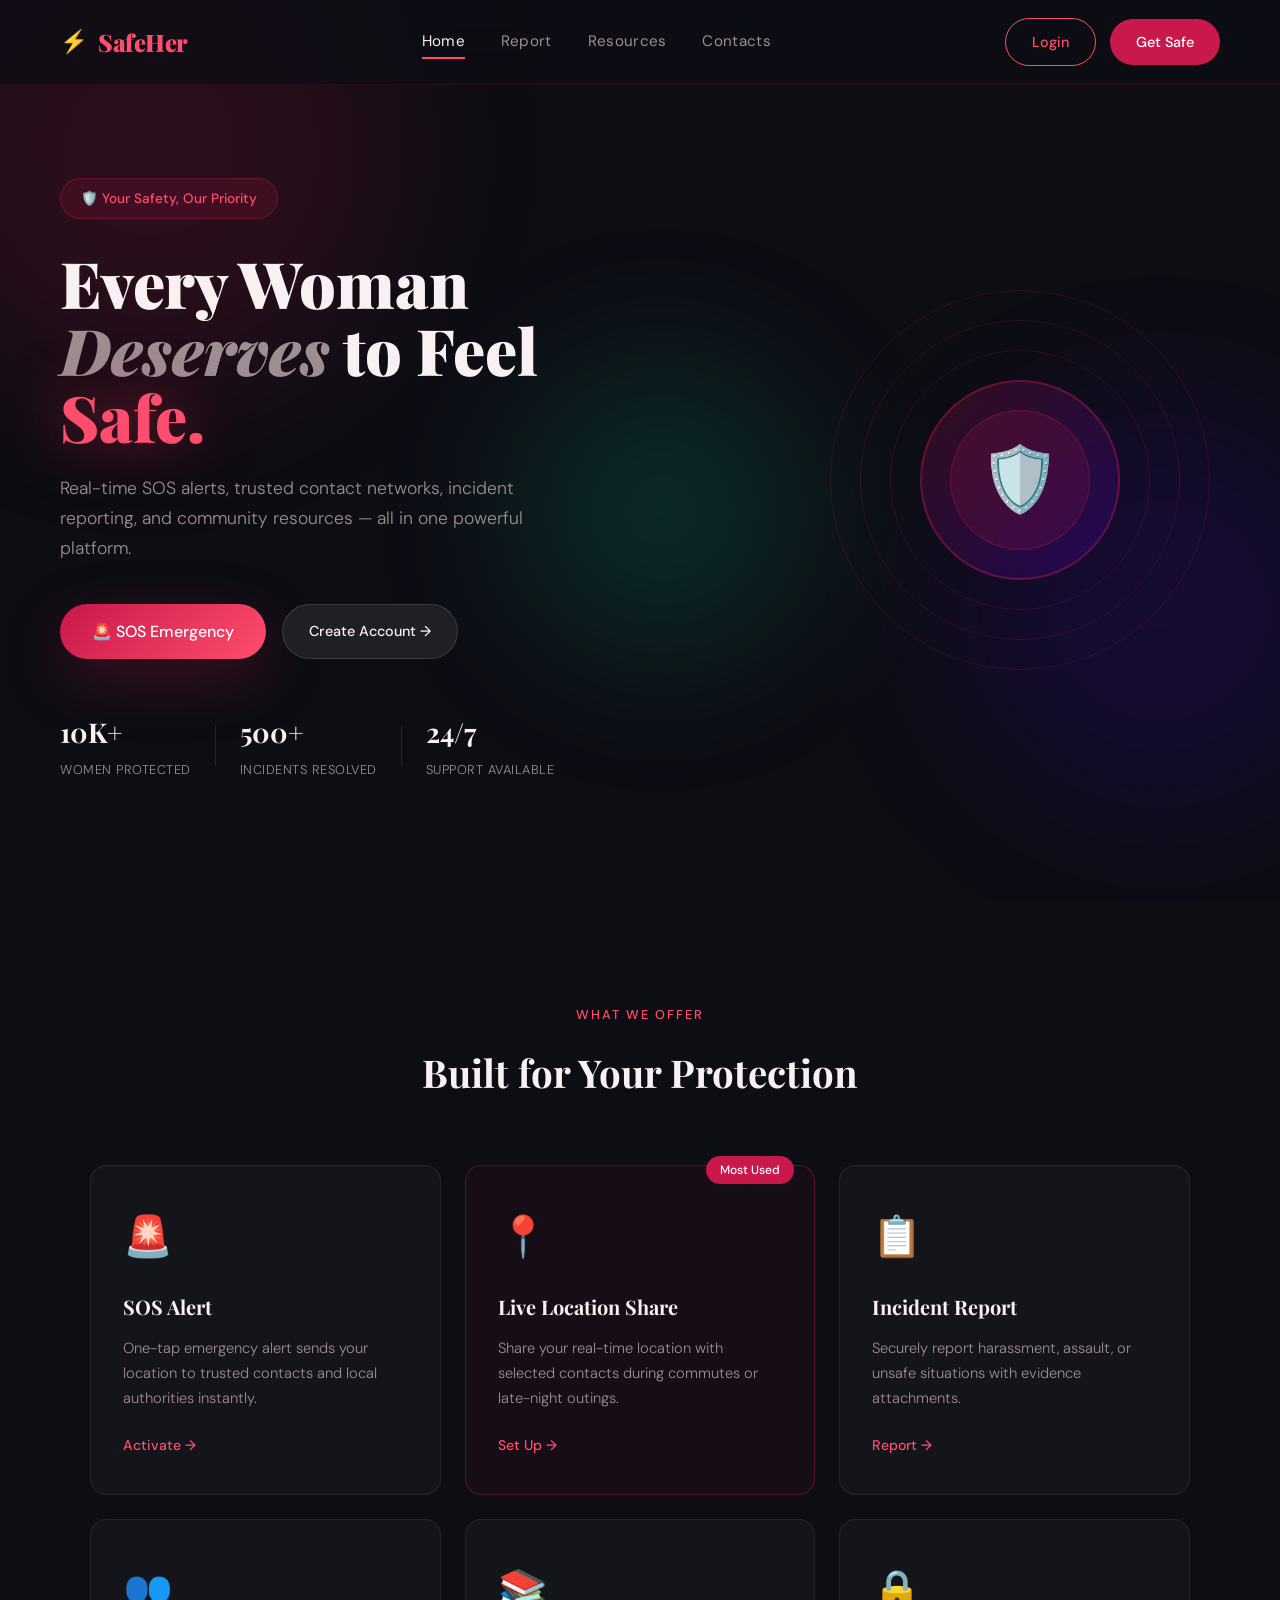
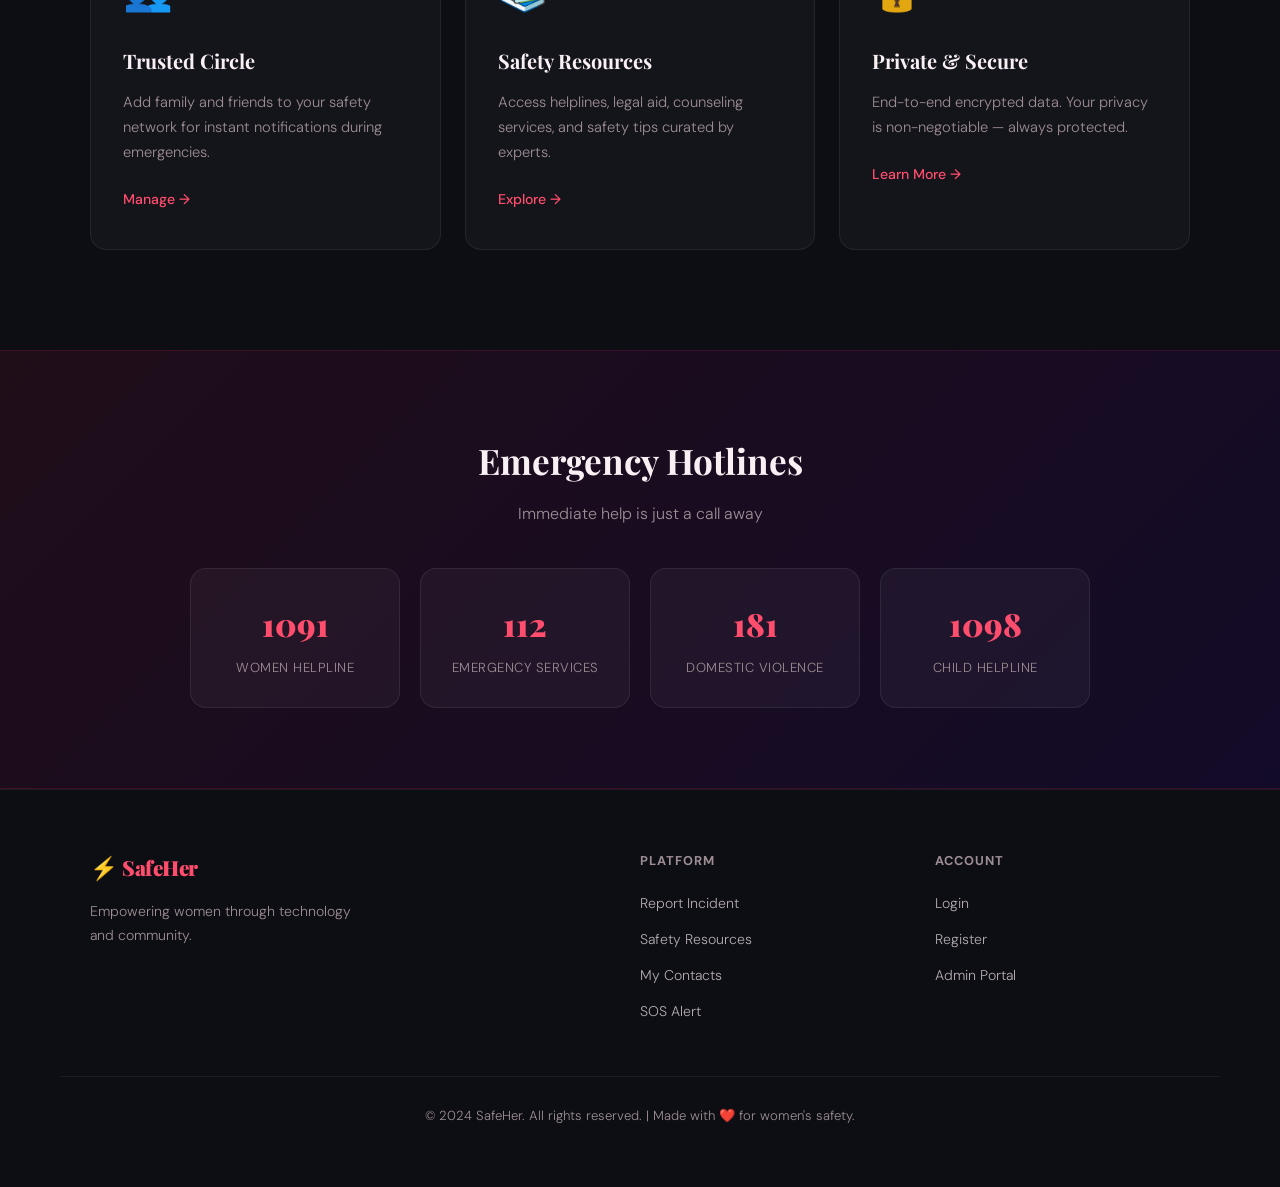
<file: frontend/index.html>
<!DOCTYPE html>
<html lang="en">
<head>
  <meta charset="UTF-8" />
  <meta name="viewport" content="width=device-width, initial-scale=1.0"/>
  <title>SafeHer — Women Safety Platform</title>
  <link rel="preconnect" href="https://fonts.googleapis.com">
  <link href="https://fonts.googleapis.com/css2?family=Playfair+Display:ital,wght@0,700;0,900;1,700&family=DM+Sans:wght@300;400;500&display=swap" rel="stylesheet">
  <link rel="stylesheet" href="css/style.css">
</head>
<body>
  <!-- Animated background -->
  <div class="bg-orbs">
    <div class="orb orb-1"></div>
    <div class="orb orb-2"></div>
    <div class="orb orb-3"></div>
  </div>

  <!-- Navbar -->
  <nav class="navbar">
    <div class="nav-logo">
      <span class="logo-icon">⚡</span>
      <span class="logo-text">SafeHer</span>
    </div>
    <div class="nav-links">
      <a href="index.html" class="active">Home</a>
      <a href="pages/report.html">Report</a>
      <a href="pages/resources.html">Resources</a>
      <a href="pages/contacts.html">Contacts</a>
    </div>
    <div class="nav-actions">
      <a href="pages/login.html" class="btn-outline">Login</a>
      <a href="pages/register.html" class="btn-primary">Get Safe</a>
    </div>
    <button class="hamburger" onclick="toggleMenu()">☰</button>
  </nav>

  <!-- Hero Section -->
  <section class="hero">
    <div class="hero-content">
      <div class="hero-badge">🛡️ Your Safety, Our Priority</div>
      <h1 class="hero-title">
        Every Woman<br>
        <em>Deserves</em> to Feel<br>
        <span class="highlight">Safe.</span>
      </h1>
      <p class="hero-subtitle">
        Real-time SOS alerts, trusted contact networks, incident reporting, and community resources — all in one powerful platform.
      </p>
      <div class="hero-cta">
        <a href="pages/sos.html" class="btn-sos pulse">🚨 SOS Emergency</a>
        <a href="pages/register.html" class="btn-secondary">Create Account →</a>
      </div>
      <div class="hero-stats">
        <div class="stat"><strong>10K+</strong><span>Women Protected</span></div>
        <div class="stat-divider"></div>
        <div class="stat"><strong>500+</strong><span>Incidents Resolved</span></div>
        <div class="stat-divider"></div>
        <div class="stat"><strong>24/7</strong><span>Support Available</span></div>
      </div>
    </div>
    <div class="hero-visual">
      <div class="shield-graphic">
        <div class="shield-outer">
          <div class="shield-inner">
            <div class="shield-core">🛡️</div>
          </div>
        </div>
        <div class="ring ring-1"></div>
        <div class="ring ring-2"></div>
        <div class="ring ring-3"></div>
      </div>
    </div>
  </section>

  <!-- Features -->
  <section class="features">
    <div class="section-header">
      <span class="section-tag">What We Offer</span>
      <h2>Built for Your Protection</h2>
    </div>
    <div class="features-grid">
      <div class="feature-card" data-delay="0">
        <div class="feature-icon">🚨</div>
        <h3>SOS Alert</h3>
        <p>One-tap emergency alert sends your location to trusted contacts and local authorities instantly.</p>
        <a href="pages/sos.html" class="feature-link">Activate →</a>
      </div>
      <div class="feature-card featured" data-delay="100">
        <div class="feature-badge">Most Used</div>
        <div class="feature-icon">📍</div>
        <h3>Live Location Share</h3>
        <p>Share your real-time location with selected contacts during commutes or late-night outings.</p>
        <a href="pages/contacts.html" class="feature-link">Set Up →</a>
      </div>
      <div class="feature-card" data-delay="200">
        <div class="feature-icon">📋</div>
        <h3>Incident Report</h3>
        <p>Securely report harassment, assault, or unsafe situations with evidence attachments.</p>
        <a href="pages/report.html" class="feature-link">Report →</a>
      </div>
      <div class="feature-card" data-delay="300">
        <div class="feature-icon">👥</div>
        <h3>Trusted Circle</h3>
        <p>Add family and friends to your safety network for instant notifications during emergencies.</p>
        <a href="pages/contacts.html" class="feature-link">Manage →</a>
      </div>
      <div class="feature-card" data-delay="400">
        <div class="feature-icon">📚</div>
        <h3>Safety Resources</h3>
        <p>Access helplines, legal aid, counseling services, and safety tips curated by experts.</p>
        <a href="pages/resources.html" class="feature-link">Explore →</a>
      </div>
      <div class="feature-card" data-delay="500">
        <div class="feature-icon">🔒</div>
        <h3>Private & Secure</h3>
        <p>End-to-end encrypted data. Your privacy is non-negotiable — always protected.</p>
        <a href="#" class="feature-link">Learn More →</a>
      </div>
    </div>
  </section>

  <!-- Emergency Hotlines -->
  <section class="hotlines">
    <div class="hotlines-inner">
      <h2>Emergency Hotlines</h2>
      <p>Immediate help is just a call away</p>
      <div class="hotlines-grid">
        <div class="hotline-card">
          <div class="hotline-num">1091</div>
          <div class="hotline-label">Women Helpline</div>
        </div>
        <div class="hotline-card">
          <div class="hotline-num">112</div>
          <div class="hotline-label">Emergency Services</div>
        </div>
        <div class="hotline-card">
          <div class="hotline-num">181</div>
          <div class="hotline-label">Domestic Violence</div>
        </div>
        <div class="hotline-card">
          <div class="hotline-num">1098</div>
          <div class="hotline-label">Child Helpline</div>
        </div>
      </div>
    </div>
  </section>

  <!-- Footer -->
  <footer class="footer">
    <div class="footer-inner">
      <div class="footer-brand">
        <span class="logo-icon">⚡</span>
        <span class="logo-text">SafeHer</span>
        <p>Empowering women through technology and community.</p>
      </div>
      <div class="footer-links">
        <h4>Platform</h4>
        <a href="pages/report.html">Report Incident</a>
        <a href="pages/resources.html">Safety Resources</a>
        <a href="pages/contacts.html">My Contacts</a>
        <a href="pages/sos.html">SOS Alert</a>
      </div>
      <div class="footer-links">
        <h4>Account</h4>
        <a href="pages/login.html">Login</a>
        <a href="pages/register.html">Register</a>
        <a href="pages/admin-login.html">Admin Portal</a>
      </div>
    </div>
    <div class="footer-bottom">
      <p>© 2024 SafeHer. All rights reserved. | Made with ❤️ for women's safety.</p>
    </div>
  </footer>

  <script src="js/main.js"></script>
</body>
</html>
</file>
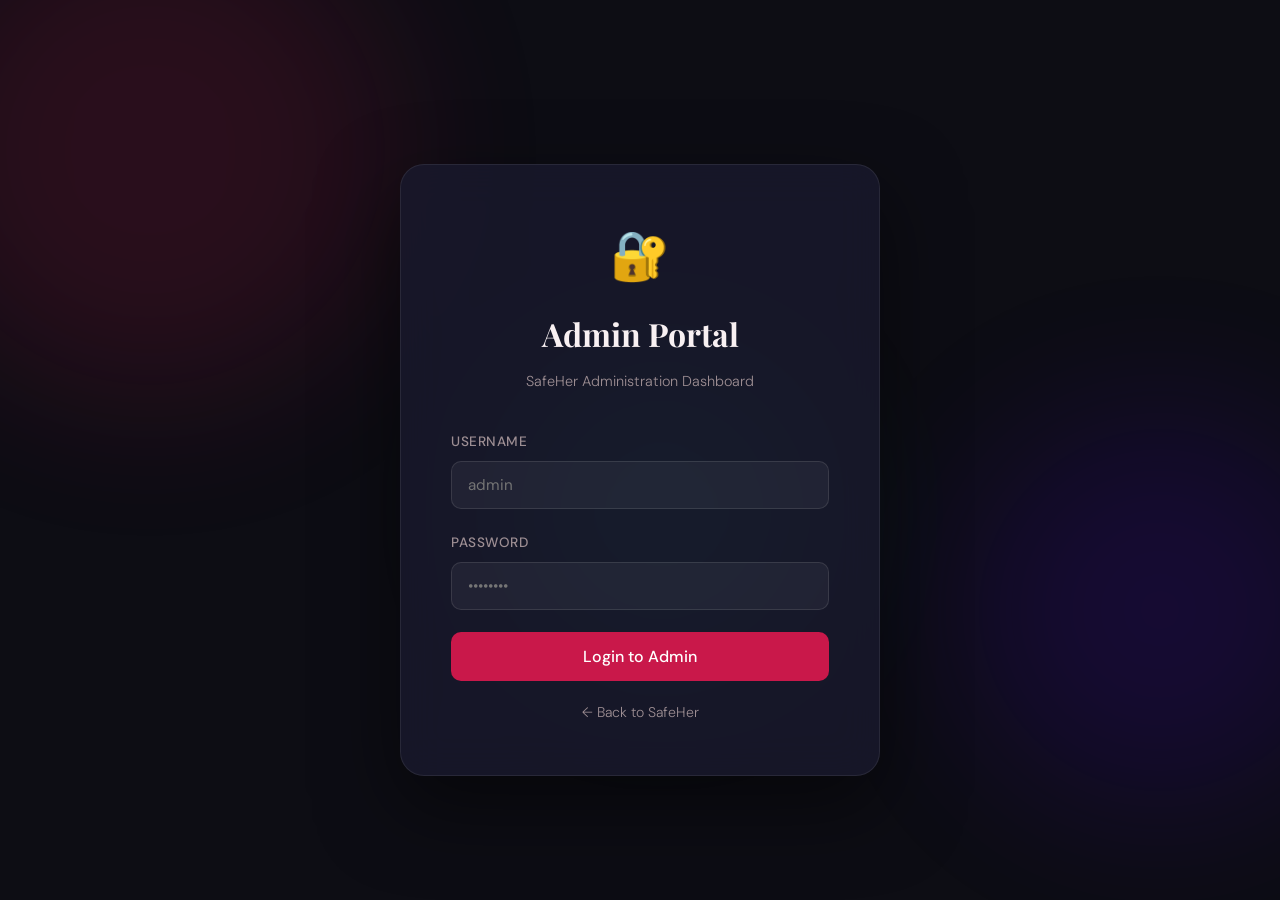
<file: frontend/pages/admin-dashboard.html>
<!DOCTYPE html>
<html lang="en">
<head>
  <meta charset="UTF-8"/><meta name="viewport" content="width=device-width, initial-scale=1.0"/>
  <title>Admin Dashboard — SafeHer</title>
  <link href="https://fonts.googleapis.com/css2?family=Playfair+Display:wght@700;900&family=DM+Sans:wght@300;400;500&display=swap" rel="stylesheet">
  <link rel="stylesheet" href="../css/style.css">
  <style>
    .tab-btns { display:flex; gap:10px; margin-bottom:24px; }
    .tab-btn { padding:9px 22px; border-radius:50px; border:1px solid rgba(255,255,255,0.1); background:transparent; color:var(--muted); cursor:pointer; font-family:var(--font-body); font-size:0.88rem; transition:0.25s; }
    .tab-btn.active { background:var(--crimson); color:white; border-color:transparent; }
    .tab-pane { display:none; } .tab-pane.active { display:block; }
  </style>
</head>
<body>
  <div class="bg-orbs"><div class="orb orb-1" style="opacity:0.07;"></div><div class="orb orb-2" style="opacity:0.07;"></div></div>
  <div class="admin-wrapper">
    <!-- Sidebar -->
    <aside class="admin-sidebar">
      <div class="logo-wrap">
        <div style="display:flex;align-items:center;gap:8px;">
          <span style="font-size:1.3rem;">⚡</span>
          <span class="logo-text">SafeHer Admin</span>
        </div>
      </div>
      <nav class="admin-nav">
        <a href="#" class="active" onclick="showTab('overview')">📊 Overview</a>
        <a href="#" onclick="showTab('incidents')">📋 Incidents</a>
        <a href="#" onclick="showTab('sos')">🚨 SOS Alerts</a>
        <a href="#" onclick="showTab('users')">👥 Users</a>
      </nav>
      <div style="margin-top:auto;">
        <button onclick="adminLogout()" style="width:100%;padding:11px;border-radius:10px;background:rgba(201,24,74,0.15);color:var(--rose);border:1px solid rgba(201,24,74,0.25);cursor:pointer;font-family:var(--font-body);font-size:0.9rem;">Logout</button>
      </div>
    </aside>

    <!-- Main Content -->
    <main class="admin-content">
      <div class="admin-header">
        <h1>Dashboard</h1>
        <div style="color:var(--muted);font-size:0.85rem;" id="admin-greeting">Welcome, Admin</div>
      </div>

      <!-- Stats -->
      <div class="stats-row">
        <div class="stat-card">
          <div class="num" id="stat-users">—</div>
          <div class="label">Total Users</div>
        </div>
        <div class="stat-card">
          <div class="num" id="stat-incidents">—</div>
          <div class="label">Incidents Reported</div>
        </div>
        <div class="stat-card">
          <div class="num" id="stat-sos">—</div>
          <div class="label">SOS Triggered</div>
        </div>
        <div class="stat-card">
          <div class="num" id="stat-resolved">—</div>
          <div class="label">Cases Resolved</div>
        </div>
      </div>

      <!-- Tabs -->
      <div class="tab-btns">
        <button class="tab-btn active" onclick="showTab('overview')">Overview</button>
        <button class="tab-btn" onclick="showTab('incidents')">Incidents</button>
        <button class="tab-btn" onclick="showTab('sos')">SOS Alerts</button>
        <button class="tab-btn" onclick="showTab('users')">Users</button>
      </div>

      <!-- Overview Tab -->
      <div class="tab-pane active" id="tab-overview">
        <div class="table-card">
          <div style="padding:20px 24px;border-bottom:1px solid rgba(255,255,255,0.06);">
            <h3 style="font-family:var(--font-display);">Recent Incidents</h3>
          </div>
          <table class="data-table">
            <thead><tr><th>#</th><th>User</th><th>Type</th><th>Location</th><th>Date</th><th>Status</th></tr></thead>
            <tbody id="incidents-table"><tr><td colspan="6" style="text-align:center;color:var(--muted);padding:30px;">Loading...</td></tr></tbody>
          </table>
        </div>
      </div>

      <!-- Incidents Tab -->
      <div class="tab-pane" id="tab-incidents">
        <div class="table-card">
          <div style="padding:20px 24px;border-bottom:1px solid rgba(255,255,255,0.06);">
            <h3 style="font-family:var(--font-display);">All Incidents</h3>
          </div>
          <table class="data-table">
            <thead><tr><th>#</th><th>User</th><th>Type</th><th>Location</th><th>Date</th><th>Status</th></tr></thead>
            <tbody id="incidents-table-2"><tr><td colspan="6" style="text-align:center;color:var(--muted);padding:30px;">Loading...</td></tr></tbody>
          </table>
        </div>
      </div>

      <!-- SOS Tab -->
      <div class="tab-pane" id="tab-sos">
        <div class="table-card">
          <div style="padding:20px 24px;border-bottom:1px solid rgba(255,255,255,0.06);">
            <h3 style="font-family:var(--font-display);">SOS Alert Log</h3>
          </div>
          <table class="data-table">
            <thead><tr><th>#</th><th>User</th><th>Phone</th><th>Coordinates</th><th>Triggered At</th></tr></thead>
            <tbody id="sos-table"><tr><td colspan="5" style="text-align:center;color:var(--muted);padding:30px;">Loading...</td></tr></tbody>
          </table>
        </div>
      </div>

      <!-- Users Tab -->
      <div class="tab-pane" id="tab-users">
        <div class="table-card">
          <div style="padding:20px 24px;border-bottom:1px solid rgba(255,255,255,0.06);">
            <h3 style="font-family:var(--font-display);">Registered Users</h3>
          </div>
          <table class="data-table">
            <thead><tr><th>#</th><th>Name</th><th>Email</th><th>Phone</th><th>Joined</th><th>Status</th></tr></thead>
            <tbody id="users-table"><tr><td colspan="6" style="text-align:center;color:var(--muted);padding:30px;">Loading...</td></tr></tbody>
          </table>
        </div>
      </div>
    </main>
  </div>

  <script src="../js/main.js"></script>
  <script>
    function showTab(name) {
      document.querySelectorAll('.tab-pane').forEach(p => p.classList.remove('active'));
      document.querySelectorAll('.tab-btn').forEach(b => b.classList.remove('active'));
      document.getElementById('tab-' + name)?.classList.add('active');
      document.querySelectorAll('.tab-btn').forEach(b => { if (b.textContent.toLowerCase().includes(name === 'overview' ? 'over' : name.slice(0,3))) b.classList.add('active'); });
    }
    const admin = JSON.parse(localStorage.getItem('safeher_admin') || '{}');
    const greet = document.getElementById('admin-greeting');
    if (greet) greet.textContent = `Welcome, ${admin.username || 'Admin'}`;
    loadAdminDashboard();
  </script>
</body>
</html>
</file>
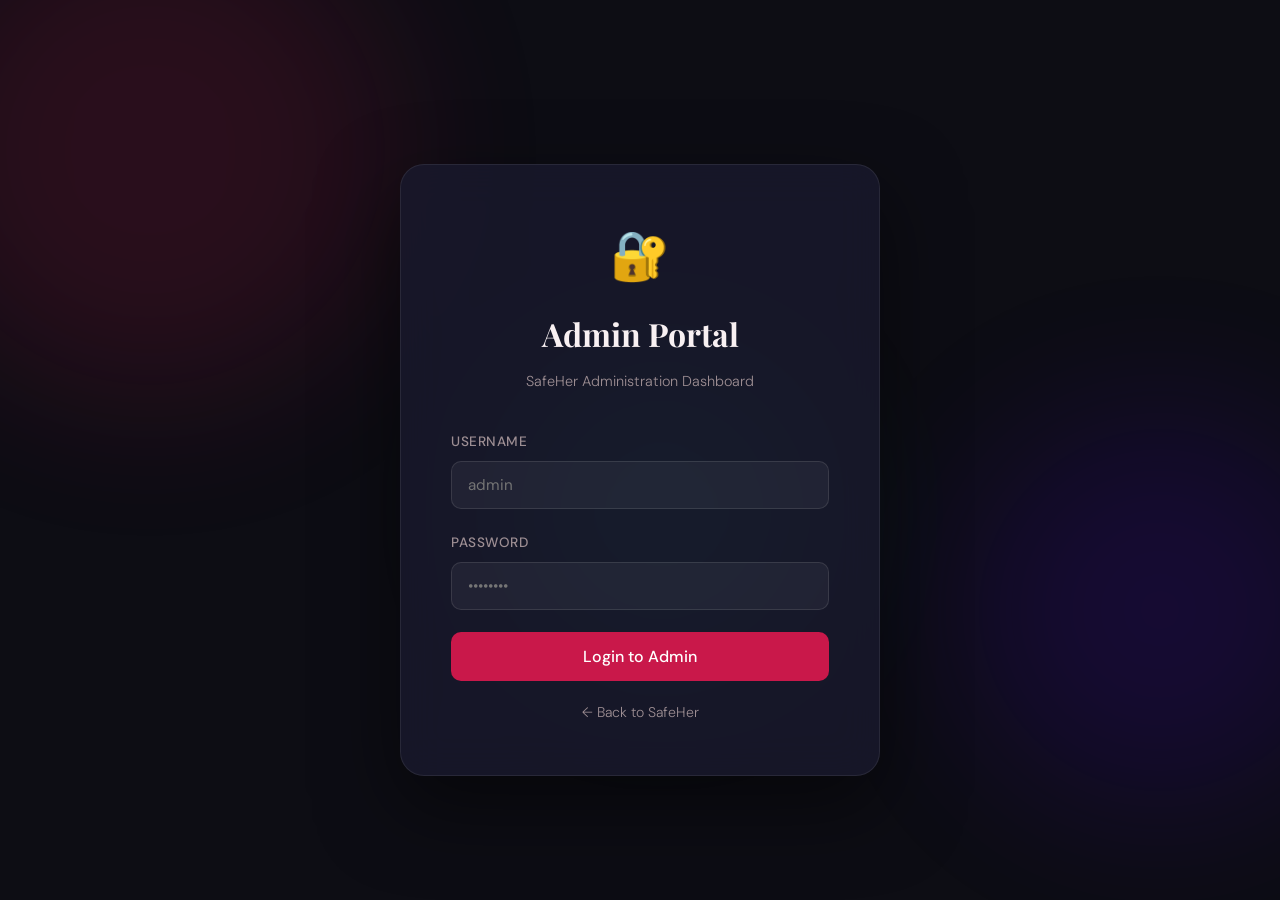
<file: frontend/pages/admin-login.html>
<!DOCTYPE html>
<html lang="en">
<head>
  <meta charset="UTF-8"/><meta name="viewport" content="width=device-width, initial-scale=1.0"/>
  <title>Admin Login — SafeHer</title>
  <link href="https://fonts.googleapis.com/css2?family=Playfair+Display:wght@700;900&family=DM+Sans:wght@300;400;500&display=swap" rel="stylesheet">
  <link rel="stylesheet" href="../css/style.css">
</head>
<body>
  <div class="bg-orbs"><div class="orb orb-1"></div><div class="orb orb-2"></div><div class="orb orb-3"></div></div>
  <div class="page-wrapper">
    <div class="form-card">
      <div style="text-align:center;margin-bottom:28px;">
        <div style="font-size:3rem;margin-bottom:10px;">🔐</div>
        <div class="form-title">Admin Portal</div>
        <div class="form-subtitle">SafeHer Administration Dashboard</div>
      </div>
      <div id="alert-box"></div>
      <form id="admin-login-form">
        <div class="form-group">
          <label>Username</label>
          <input type="text" id="username" placeholder="admin" required autocomplete="username"/>
        </div>
        <div class="form-group">
          <label>Password</label>
          <input type="password" id="password" placeholder="••••••••" required autocomplete="current-password"/>
        </div>
        <button type="submit" class="btn-primary btn-full">Login to Admin</button>
      </form>
      <div class="form-footer" style="margin-top:20px;">
        <a href="../index.html" style="color:var(--muted);">← Back to SafeHer</a>
      </div>
    </div>
  </div>
  <script src="../js/main.js"></script>
</body>
</html>
</file>
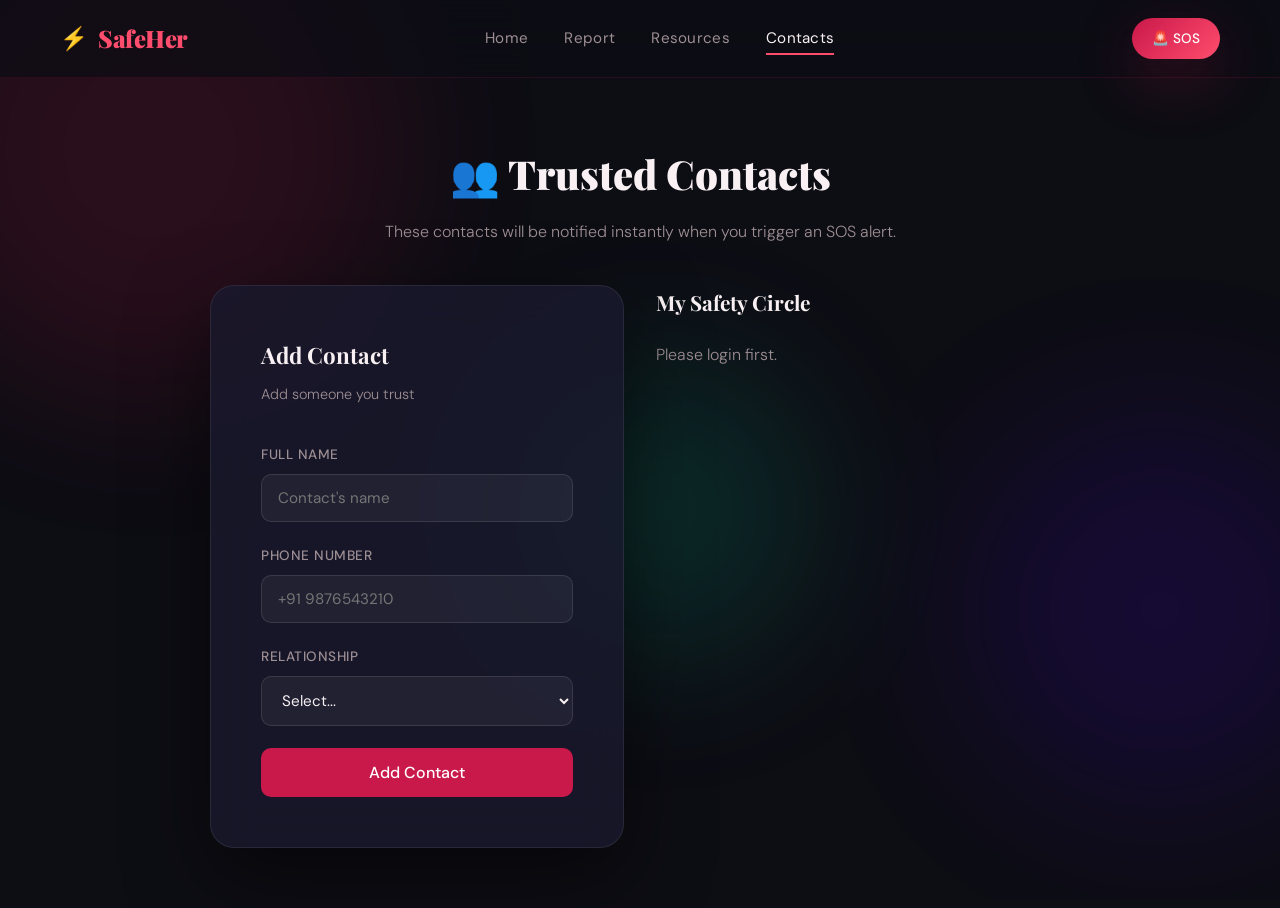
<file: frontend/pages/contacts.html>
<!DOCTYPE html>
<html lang="en">
<head>
  <meta charset="UTF-8"/><meta name="viewport" content="width=device-width, initial-scale=1.0"/>
  <title>My Contacts — SafeHer</title>
  <link href="https://fonts.googleapis.com/css2?family=Playfair+Display:wght@700;900&family=DM+Sans:wght@300;400;500&display=swap" rel="stylesheet">
  <link rel="stylesheet" href="../css/style.css">
</head>
<body>
  <div class="bg-orbs"><div class="orb orb-1"></div><div class="orb orb-2"></div><div class="orb orb-3"></div></div>
  <nav class="navbar">
    <a href="../index.html" class="nav-logo"><span class="logo-icon">⚡</span><span class="logo-text">SafeHer</span></a>
    <div class="nav-links">
      <a href="../index.html">Home</a>
      <a href="report.html">Report</a>
      <a href="resources.html">Resources</a>
      <a href="contacts.html" class="active">Contacts</a>
    </div>
    <div class="nav-actions"><a href="sos.html" class="btn-sos" style="padding:9px 20px;font-size:0.85rem;">🚨 SOS</a></div>
  </nav>
  <div class="page-wrapper" style="flex-direction:column;gap:40px;max-width:900px;margin:auto;">
    <div style="text-align:center;padding-top:40px;">
      <h1 style="font-family:var(--font-display);font-size:2.5rem;font-weight:900;margin-bottom:10px;">👥 Trusted Contacts</h1>
      <p style="color:var(--muted);">These contacts will be notified instantly when you trigger an SOS alert.</p>
    </div>
    <div style="display:grid;grid-template-columns:1fr 1fr;gap:32px;width:100%;">
      <!-- Add Contact Form -->
      <div class="form-card" style="height:fit-content;">
        <div class="form-title" style="font-size:1.4rem;">Add Contact</div>
        <div class="form-subtitle">Add someone you trust</div>
        <div id="alert-box"></div>
        <form id="contact-form">
          <div class="form-group">
            <label>Full Name</label>
            <input type="text" id="contact_name" placeholder="Contact's name" required />
          </div>
          <div class="form-group">
            <label>Phone Number</label>
            <input type="tel" id="contact_phone" placeholder="+91 9876543210" required />
          </div>
          <div class="form-group">
            <label>Relationship</label>
            <select id="relationship" required>
              <option value="">Select...</option>
              <option value="mother">Mother</option>
              <option value="father">Father</option>
              <option value="sister">Sister</option>
              <option value="brother">Brother</option>
              <option value="friend">Friend</option>
              <option value="partner">Partner</option>
              <option value="colleague">Colleague</option>
              <option value="other">Other</option>
            </select>
          </div>
          <button type="submit" class="btn-primary btn-full">Add Contact</button>
        </form>
      </div>
      <!-- Contacts List -->
      <div>
        <h2 style="font-family:var(--font-display);font-size:1.3rem;margin-bottom:20px;">My Safety Circle</h2>
        <div id="contacts-list">
          <p style="color:var(--muted);text-align:center;padding:40px;">Loading contacts...</p>
        </div>
      </div>
    </div>
  </div>
  <script src="../js/main.js"></script>
</body>
</html>
</file>
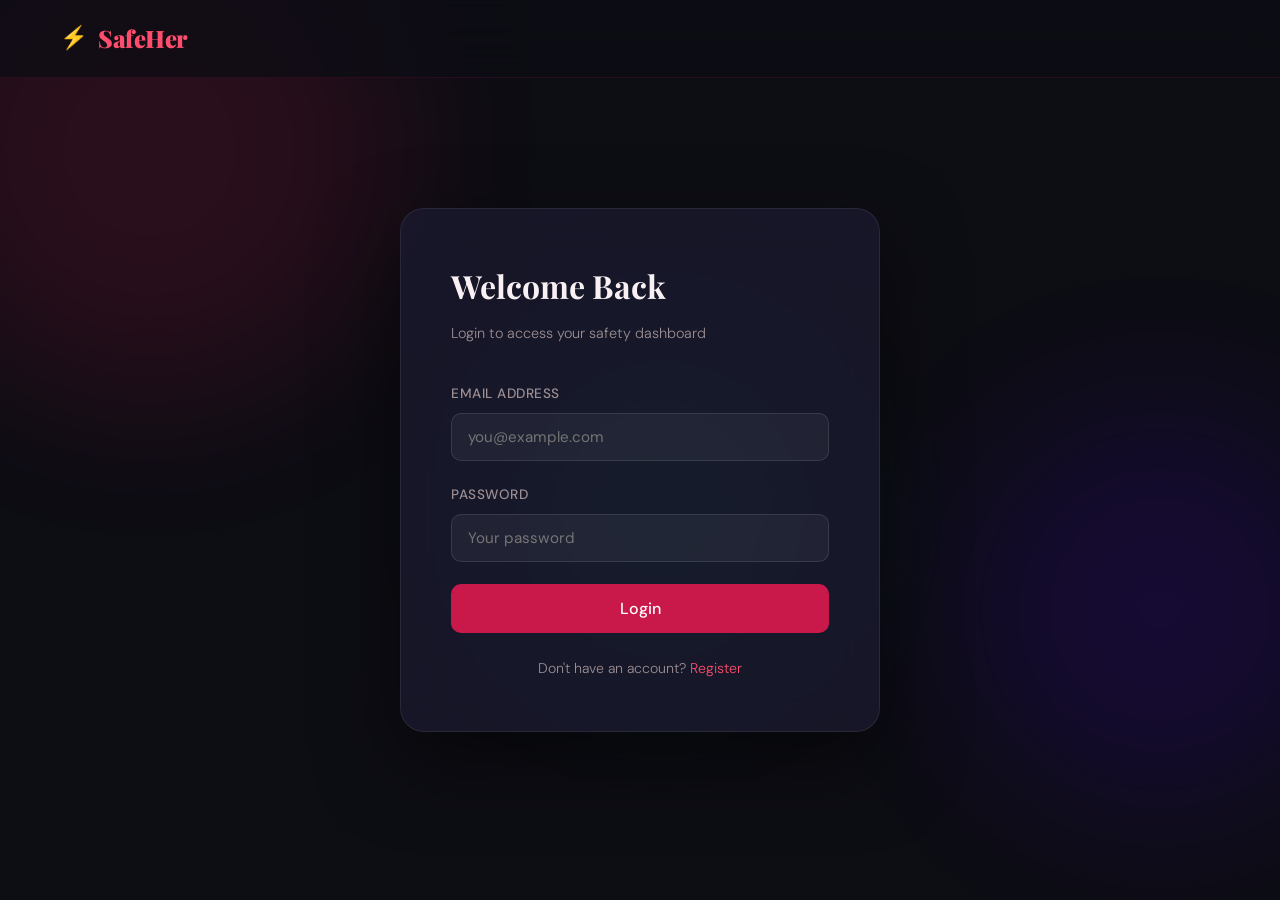
<file: frontend/pages/login.html>
<!DOCTYPE html>
<html lang="en">
<head>
  <meta charset="UTF-8"/><meta name="viewport" content="width=device-width, initial-scale=1.0"/>
  <title>Login — SafeHer</title>
  <link href="https://fonts.googleapis.com/css2?family=Playfair+Display:wght@700;900&family=DM+Sans:wght@300;400;500&display=swap" rel="stylesheet">
  <link rel="stylesheet" href="../css/style.css">
</head>
<body>
  <div class="bg-orbs"><div class="orb orb-1"></div><div class="orb orb-2"></div><div class="orb orb-3"></div></div>
  <nav class="navbar">
    <a href="../index.html" class="nav-logo"><span class="logo-icon">⚡</span><span class="logo-text">SafeHer</span></a>
  </nav>
  <div class="page-wrapper">
    <div class="form-card">
      <div class="form-title">Welcome Back</div>
      <div class="form-subtitle">Login to access your safety dashboard</div>
      <div id="alert-box"></div>
      <form id="login-form">
        <div class="form-group">
          <label>Email Address</label>
          <input type="email" id="email" placeholder="you@example.com" required />
        </div>
        <div class="form-group">
          <label>Password</label>
          <input type="password" id="password" placeholder="Your password" required />
        </div>
        <button type="submit" class="btn-primary btn-full">Login</button>
      </form>
      <div class="form-footer">Don't have an account? <a href="register.html">Register</a></div>
    </div>
  </div>
  <script src="../js/main.js"></script>
</body>
</html>
</file>
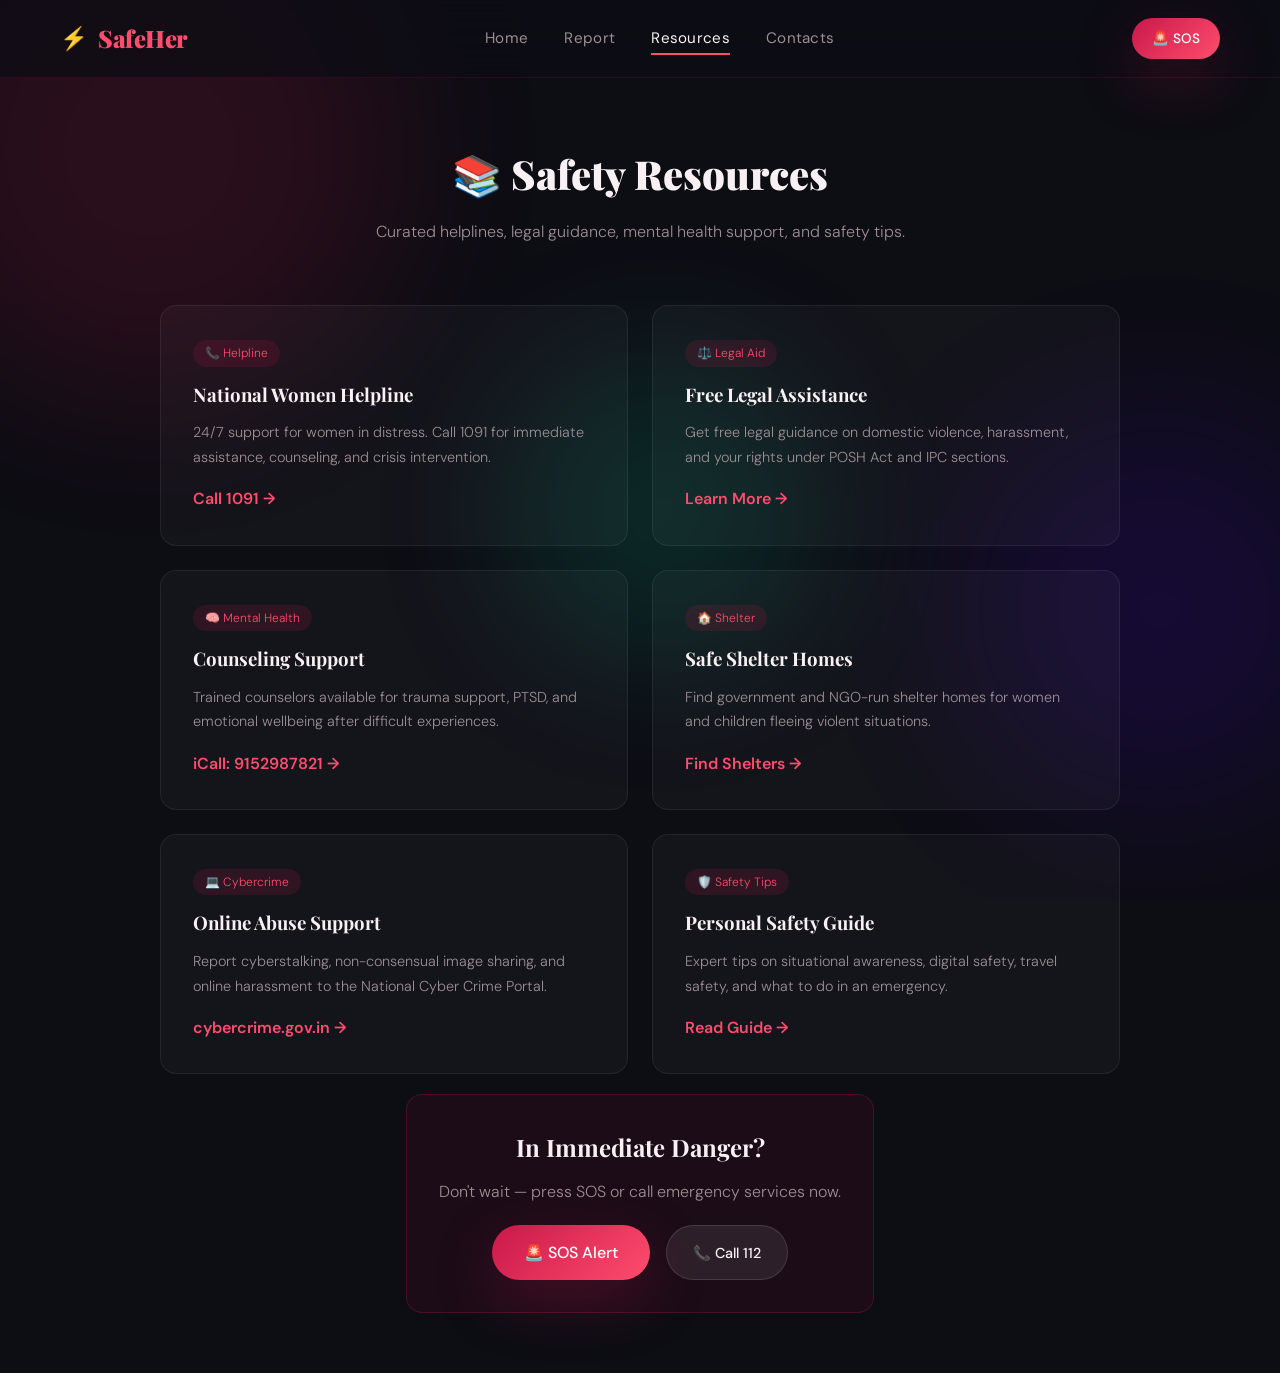
<file: frontend/pages/resources.html>
<!DOCTYPE html>
<html lang="en">
<head>
  <meta charset="UTF-8"/><meta name="viewport" content="width=device-width, initial-scale=1.0"/>
  <title>Safety Resources — SafeHer</title>
  <link href="https://fonts.googleapis.com/css2?family=Playfair+Display:wght@700;900&family=DM+Sans:wght@300;400;500&display=swap" rel="stylesheet">
  <link rel="stylesheet" href="../css/style.css">
</head>
<body>
  <div class="bg-orbs"><div class="orb orb-1"></div><div class="orb orb-2"></div><div class="orb orb-3"></div></div>
  <nav class="navbar">
    <a href="../index.html" class="nav-logo"><span class="logo-icon">⚡</span><span class="logo-text">SafeHer</span></a>
    <div class="nav-links">
      <a href="../index.html">Home</a>
      <a href="report.html">Report</a>
      <a href="resources.html" class="active">Resources</a>
      <a href="contacts.html">Contacts</a>
    </div>
    <div class="nav-actions"><a href="sos.html" class="btn-sos" style="padding:9px 20px;font-size:0.85rem;">🚨 SOS</a></div>
  </nav>
  <div class="page-wrapper" style="flex-direction:column;max-width:1000px;margin:auto;">
    <div style="text-align:center;padding-top:40px;margin-bottom:20px;">
      <h1 style="font-family:var(--font-display);font-size:2.5rem;font-weight:900;margin-bottom:10px;">📚 Safety Resources</h1>
      <p style="color:var(--muted);">Curated helplines, legal guidance, mental health support, and safety tips.</p>
    </div>
    <div class="resources-grid">
      <div class="resource-card">
        <span class="tag">📞 Helpline</span>
        <h3 style="margin-top:12px;">National Women Helpline</h3>
        <p>24/7 support for women in distress. Call 1091 for immediate assistance, counseling, and crisis intervention.</p>
        <a href="tel:1091" style="color:var(--rose);font-weight:600;text-decoration:none;">Call 1091 →</a>
      </div>
      <div class="resource-card">
        <span class="tag">⚖️ Legal Aid</span>
        <h3 style="margin-top:12px;">Free Legal Assistance</h3>
        <p>Get free legal guidance on domestic violence, harassment, and your rights under POSH Act and IPC sections.</p>
        <a href="#" style="color:var(--rose);font-weight:600;text-decoration:none;">Learn More →</a>
      </div>
      <div class="resource-card">
        <span class="tag">🧠 Mental Health</span>
        <h3 style="margin-top:12px;">Counseling Support</h3>
        <p>Trained counselors available for trauma support, PTSD, and emotional wellbeing after difficult experiences.</p>
        <a href="tel:iCall" style="color:var(--rose);font-weight:600;text-decoration:none;">iCall: 9152987821 →</a>
      </div>
      <div class="resource-card">
        <span class="tag">🏠 Shelter</span>
        <h3 style="margin-top:12px;">Safe Shelter Homes</h3>
        <p>Find government and NGO-run shelter homes for women and children fleeing violent situations.</p>
        <a href="#" style="color:var(--rose);font-weight:600;text-decoration:none;">Find Shelters →</a>
      </div>
      <div class="resource-card">
        <span class="tag">💻 Cybercrime</span>
        <h3 style="margin-top:12px;">Online Abuse Support</h3>
        <p>Report cyberstalking, non-consensual image sharing, and online harassment to the National Cyber Crime Portal.</p>
        <a href="https://cybercrime.gov.in" target="_blank" style="color:var(--rose);font-weight:600;text-decoration:none;">cybercrime.gov.in →</a>
      </div>
      <div class="resource-card">
        <span class="tag">🛡️ Safety Tips</span>
        <h3 style="margin-top:12px;">Personal Safety Guide</h3>
        <p>Expert tips on situational awareness, digital safety, travel safety, and what to do in an emergency.</p>
        <a href="#" style="color:var(--rose);font-weight:600;text-decoration:none;">Read Guide →</a>
      </div>
    </div>
    <div style="background:rgba(201,24,74,0.08);border:1px solid rgba(201,24,74,0.25);border-radius:16px;padding:32px;text-align:center;margin-top:20px;">
      <h2 style="font-family:var(--font-display);margin-bottom:10px;">In Immediate Danger?</h2>
      <p style="color:var(--muted);margin-bottom:20px;">Don't wait — press SOS or call emergency services now.</p>
      <div style="display:flex;gap:16px;justify-content:center;flex-wrap:wrap;">
        <a href="sos.html" class="btn-sos" style="text-decoration:none;">🚨 SOS Alert</a>
        <a href="tel:112" class="btn-secondary" style="text-decoration:none;">📞 Call 112</a>
      </div>
    </div>
  </div>
  <script src="../js/main.js"></script>
</body>
</html>
</file>
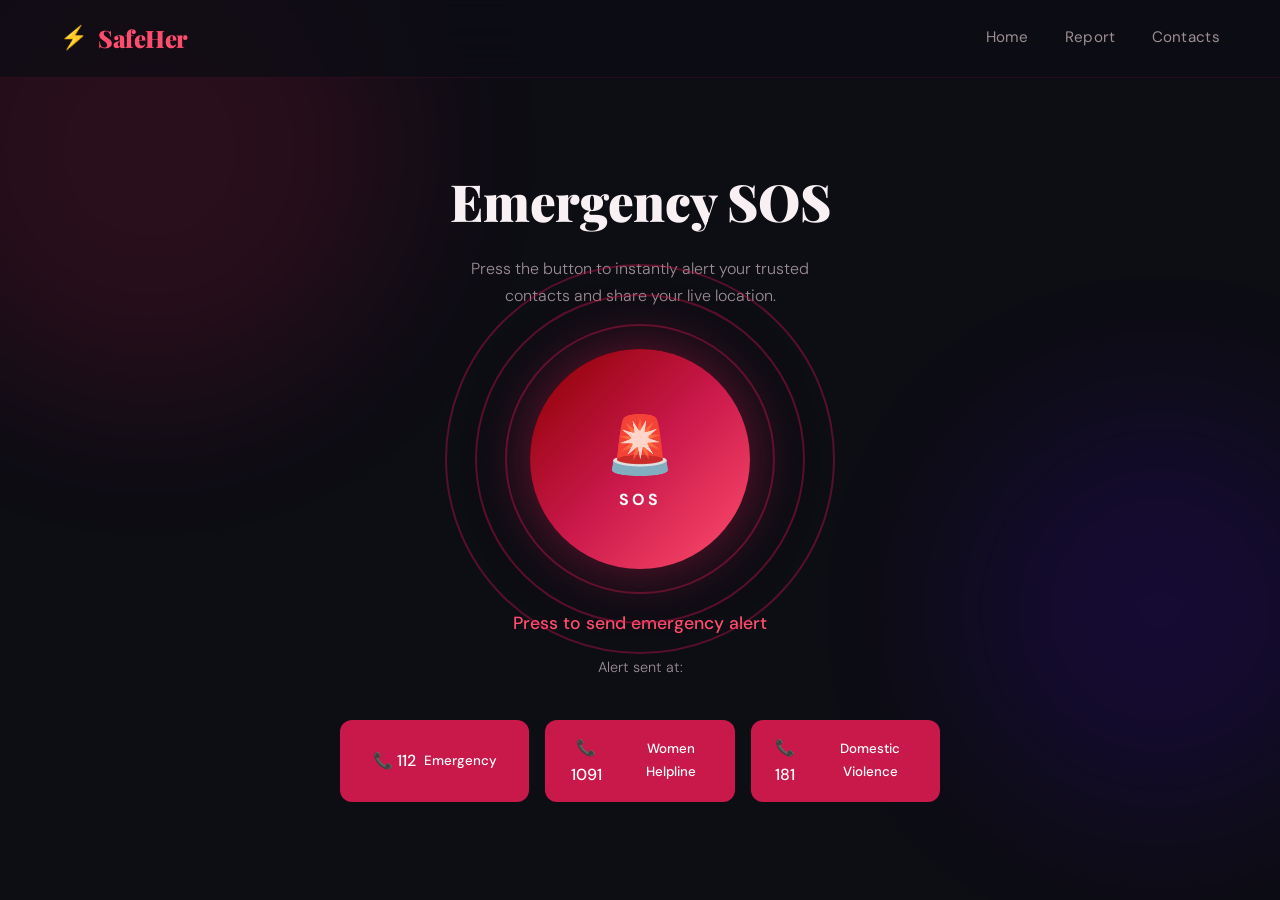
<file: frontend/pages/sos.html>
<!DOCTYPE html>
<html lang="en">
<head>
  <meta charset="UTF-8"/><meta name="viewport" content="width=device-width, initial-scale=1.0"/>
  <title>SOS Emergency — SafeHer</title>
  <link href="https://fonts.googleapis.com/css2?family=Playfair+Display:wght@700;900&family=DM+Sans:wght@300;400;500&display=swap" rel="stylesheet">
  <link rel="stylesheet" href="../css/style.css">
</head>
<body>
  <div class="bg-orbs"><div class="orb orb-1"></div><div class="orb orb-2"></div></div>
  <nav class="navbar">
    <a href="../index.html" class="nav-logo"><span class="logo-icon">⚡</span><span class="logo-text">SafeHer</span></a>
    <div class="nav-links">
      <a href="../index.html">Home</a>
      <a href="report.html">Report</a>
      <a href="contacts.html">Contacts</a>
    </div>
  </nav>
  <div class="sos-wrapper">
    <div>
      <h1 style="font-family:var(--font-display);font-size:clamp(2rem,4vw,3.5rem);font-weight:900;text-align:center;margin-bottom:10px;">Emergency SOS</h1>
      <p style="color:var(--muted);text-align:center;max-width:400px;">Press the button to instantly alert your trusted contacts and share your live location.</p>
    </div>
    <div class="sos-btn-wrap">
      <div class="sos-ring sos-ring-1"></div>
      <div class="sos-ring sos-ring-2"></div>
      <div class="sos-ring sos-ring-3"></div>
      <button class="sos-big-btn" id="sos-main-btn" onclick="triggerSOS()">
        🚨
        <span>SOS</span>
      </button>
    </div>
    <div class="sos-info">
      <p id="sos-status" style="font-size:1.1rem;text-align:center;min-height:30px;color:var(--rose);font-weight:500;">Press to send emergency alert</p>
      <div id="sos-time" class="hidden" style="text-align:center;margin-top:16px;">
        <p style="color:var(--muted);font-size:0.9rem;">Alert sent at: <strong id="sos-timestamp"></strong></p>
      </div>
    </div>
    <div style="display:grid;grid-template-columns:repeat(3,1fr);gap:16px;max-width:600px;width:100%;">
      <a href="tel:112" class="btn-danger" style="border-radius:12px;text-decoration:none;text-align:center;display:flex;align-items:center;justify-content:center;gap:8px;">📞 112<br><small>Emergency</small></a>
      <a href="tel:1091" class="btn-danger" style="border-radius:12px;text-decoration:none;text-align:center;display:flex;align-items:center;justify-content:center;gap:8px;">📞 1091<br><small>Women Helpline</small></a>
      <a href="tel:181" class="btn-danger" style="border-radius:12px;text-decoration:none;text-align:center;display:flex;align-items:center;justify-content:center;gap:8px;">📞 181<br><small>Domestic Violence</small></a>
    </div>
  </div>
  <script src="../js/main.js"></script>
  <script>
    document.getElementById('sos-main-btn').addEventListener('click', () => {
      const ts = document.getElementById('sos-timestamp');
      if (ts) ts.textContent = new Date().toLocaleTimeString();
      document.getElementById('sos-time')?.classList.remove('hidden');
    });
  </script>
</body>
</html>
</file>
<file: frontend/css/style.css>
/* ============================
   SafeHer — Main Stylesheet
   ============================ */

*, *::before, *::after { box-sizing: border-box; margin: 0; padding: 0; }

:root {
  --crimson: #C9184A;
  --rose:    #FF4D6D;
  --blush:   #FF758F;
  --cream:   #FFF0F3;
  --dark:    #0D0D14;
  --dark2:   #14141F;
  --surface: #1A1A2E;
  --surface2:#22223B;
  --text:    #F8F0F2;
  --muted:   #9D8E93;
  --gold:    #FFD166;
  --teal:    #06D6A0;
  --font-display: 'Playfair Display', serif;
  --font-body:    'DM Sans', sans-serif;
  --shadow:  0 20px 60px rgba(201,24,74,0.25);
  --glow:    0 0 40px rgba(201,24,74,0.4);
  --radius:  16px;
  --transition: 0.3s cubic-bezier(0.4,0,0.2,1);
}

html { scroll-behavior: smooth; }

body {
  background: var(--dark);
  color: var(--text);
  font-family: var(--font-body);
  font-weight: 300;
  overflow-x: hidden;
  line-height: 1.7;
}

/* Scrollbar */
::-webkit-scrollbar { width: 6px; }
::-webkit-scrollbar-track { background: var(--dark2); }
::-webkit-scrollbar-thumb { background: var(--crimson); border-radius: 3px; }

/* ====== ANIMATED BG ====== */
.bg-orbs {
  position: fixed; inset: 0; z-index: 0; pointer-events: none; overflow: hidden;
}
.orb {
  position: absolute; border-radius: 50%; filter: blur(80px); opacity: 0.15;
  animation: drift 12s ease-in-out infinite alternate;
}
.orb-1 { width: 500px; height: 500px; background: var(--crimson); top: -100px; left: -100px; animation-delay: 0s; }
.orb-2 { width: 400px; height: 400px; background: #4A00E0; bottom: 10%; right: -80px; animation-delay: 4s; }
.orb-3 { width: 300px; height: 300px; background: var(--teal); top: 40%; left: 40%; animation-delay: 8s; }

@keyframes drift {
  from { transform: translate(0, 0) scale(1); }
  to   { transform: translate(40px, 40px) scale(1.1); }
}

/* ====== NAVBAR ====== */
.navbar {
  position: fixed; top: 0; width: 100%; z-index: 1000;
  display: flex; align-items: center; justify-content: space-between;
  padding: 18px 60px;
  background: rgba(13,13,20,0.75);
  backdrop-filter: blur(20px);
  border-bottom: 1px solid rgba(201,24,74,0.15);
  transition: var(--transition);
}
.navbar.scrolled {
  background: rgba(13,13,20,0.95);
  box-shadow: 0 4px 30px rgba(0,0,0,0.4);
}
.nav-logo { display: flex; align-items: center; gap: 10px; text-decoration: none; }
.logo-icon { font-size: 1.4rem; }
.logo-text { font-family: var(--font-display); font-size: 1.5rem; font-weight: 900; color: var(--rose); letter-spacing: -0.5px; }
.nav-links { display: flex; gap: 36px; }
.nav-links a { color: var(--muted); text-decoration: none; font-weight: 400; font-size: 0.95rem; letter-spacing: 0.3px; transition: var(--transition); position: relative; }
.nav-links a::after { content: ''; position: absolute; bottom: -4px; left: 0; width: 0; height: 2px; background: var(--rose); transition: var(--transition); }
.nav-links a:hover, .nav-links a.active { color: var(--text); }
.nav-links a:hover::after, .nav-links a.active::after { width: 100%; }
.nav-actions { display: flex; gap: 14px; align-items: center; }
.hamburger { display: none; background: none; border: none; color: var(--text); font-size: 1.5rem; cursor: pointer; }

/* ====== BUTTONS ====== */
.btn-primary, .btn-outline, .btn-secondary, .btn-sos, .btn-danger {
  padding: 11px 26px;
  border-radius: 50px;
  text-decoration: none;
  font-family: var(--font-body);
  font-weight: 500;
  font-size: 0.9rem;
  display: inline-flex; align-items: center; gap: 8px;
  transition: var(--transition);
  cursor: pointer;
  border: none;
}
.btn-primary  { background: var(--crimson); color: white; }
.btn-primary:hover { background: var(--rose); transform: translateY(-2px); box-shadow: var(--shadow); }
.btn-outline  { background: transparent; color: var(--rose); border: 1.5px solid var(--rose); }
.btn-outline:hover { background: rgba(201,24,74,0.1); }
.btn-secondary { background: rgba(255,255,255,0.08); color: var(--text); border: 1px solid rgba(255,255,255,0.12); }
.btn-secondary:hover { background: rgba(255,255,255,0.15); transform: translateY(-2px); }
.btn-sos { background: linear-gradient(135deg, #C9184A, #FF4D6D); color: white; font-size: 1rem; padding: 14px 32px; box-shadow: var(--shadow); }
.btn-sos:hover { transform: scale(1.05); box-shadow: var(--glow); }
.btn-danger { background: #C9184A; color: white; width: 100%; justify-content: center; padding: 14px; font-size: 1rem; }
.btn-danger:hover { background: var(--rose); }

.pulse { animation: pulse 2s infinite; }
@keyframes pulse {
  0%, 100% { box-shadow: 0 0 0 0 rgba(201,24,74,0.6); }
  50% { box-shadow: 0 0 0 20px rgba(201,24,74,0); }
}

/* ====== HERO ====== */
.hero {
  min-height: 100vh;
  display: flex; align-items: center; justify-content: space-between;
  padding: 120px 60px 60px;
  position: relative; z-index: 1;
  gap: 60px;
}
.hero-content { flex: 1; max-width: 620px; }
.hero-badge {
  display: inline-flex; align-items: center; gap: 8px;
  background: rgba(201,24,74,0.15);
  border: 1px solid rgba(201,24,74,0.35);
  color: var(--rose);
  padding: 8px 20px;
  border-radius: 50px;
  font-size: 0.85rem;
  font-weight: 500;
  margin-bottom: 30px;
  animation: fadeInDown 0.8s ease both;
}
.hero-title {
  font-family: var(--font-display);
  font-size: clamp(3rem, 5vw, 5.5rem);
  font-weight: 900;
  line-height: 1.05;
  margin-bottom: 24px;
  animation: fadeInUp 0.8s ease 0.2s both;
}
.hero-title em { font-style: italic; color: var(--muted); }
.hero-title .highlight {
  color: var(--rose);
  text-shadow: 0 0 60px rgba(255,77,109,0.5);
}
.hero-subtitle {
  color: var(--muted); font-size: 1.1rem; max-width: 480px;
  margin-bottom: 40px;
  animation: fadeInUp 0.8s ease 0.4s both;
}
.hero-cta {
  display: flex; gap: 16px; flex-wrap: wrap;
  margin-bottom: 50px;
  animation: fadeInUp 0.8s ease 0.5s both;
}
.hero-stats {
  display: flex; align-items: center; gap: 24px;
  animation: fadeInUp 0.8s ease 0.7s both;
}
.stat strong { display: block; font-size: 1.7rem; font-family: var(--font-display); font-weight: 700; color: var(--text); }
.stat span { font-size: 0.8rem; color: var(--muted); text-transform: uppercase; letter-spacing: 0.5px; }
.stat-divider { width: 1px; height: 40px; background: rgba(255,255,255,0.1); }

/* ====== SHIELD GRAPHIC ====== */
.hero-visual { display: flex; align-items: center; justify-content: center; flex: 0 0 400px; position: relative; animation: fadeIn 1.2s ease both; }
.shield-graphic { position: relative; width: 300px; height: 300px; display: flex; align-items: center; justify-content: center; }
.shield-outer { width: 200px; height: 200px; background: linear-gradient(135deg, rgba(201,24,74,0.2), rgba(74,0,224,0.2)); border: 2px solid rgba(201,24,74,0.4); border-radius: 50%; display: flex; align-items: center; justify-content: center; backdrop-filter: blur(10px); }
.shield-inner { width: 140px; height: 140px; background: rgba(201,24,74,0.15); border: 1px solid rgba(201,24,74,0.3); border-radius: 50%; display: flex; align-items: center; justify-content: center; }
.shield-core { font-size: 4rem; animation: float 3s ease-in-out infinite; }
@keyframes float { 0%, 100% { transform: translateY(0); } 50% { transform: translateY(-12px); } }
.ring {
  position: absolute; border-radius: 50%;
  border: 1px solid rgba(201,24,74,0.2);
  animation: ripple 4s linear infinite;
}
.ring-1 { width: 260px; height: 260px; animation-delay: 0s; }
.ring-2 { width: 320px; height: 320px; animation-delay: 1.3s; }
.ring-3 { width: 380px; height: 380px; animation-delay: 2.6s; }
@keyframes ripple { 0% { opacity: 0.5; transform: scale(0.95); } 100% { opacity: 0; transform: scale(1.1); } }

/* ====== FEATURES ====== */
.features { padding: 100px 60px; position: relative; z-index: 1; }
.section-header { text-align: center; margin-bottom: 60px; }
.section-tag {
  display: inline-block; color: var(--rose); font-size: 0.8rem;
  text-transform: uppercase; letter-spacing: 2px; font-weight: 500; margin-bottom: 14px;
}
.section-header h2 { font-family: var(--font-display); font-size: clamp(2rem, 3vw, 3rem); font-weight: 700; }
.features-grid { display: grid; grid-template-columns: repeat(3, 1fr); gap: 24px; max-width: 1100px; margin: 0 auto; }
.feature-card {
  background: rgba(255,255,255,0.03);
  border: 1px solid rgba(255,255,255,0.07);
  border-radius: var(--radius);
  padding: 36px 32px;
  position: relative;
  transition: var(--transition);
  opacity: 0; transform: translateY(30px);
  animation: fadeInUp 0.6s ease forwards;
}
.feature-card.visible { opacity: 1; transform: translateY(0); }
.feature-card:hover { background: rgba(201,24,74,0.06); border-color: rgba(201,24,74,0.3); transform: translateY(-6px); box-shadow: var(--shadow); }
.feature-card.featured { border-color: rgba(201,24,74,0.4); background: rgba(201,24,74,0.05); }
.feature-badge { position: absolute; top: -10px; right: 20px; background: var(--crimson); color: white; padding: 4px 14px; border-radius: 50px; font-size: 0.75rem; font-weight: 500; }
.feature-icon { font-size: 2.5rem; margin-bottom: 20px; }
.feature-card h3 { font-family: var(--font-display); font-size: 1.25rem; font-weight: 700; margin-bottom: 12px; }
.feature-card p { color: var(--muted); font-size: 0.92rem; line-height: 1.7; margin-bottom: 20px; }
.feature-link { color: var(--rose); text-decoration: none; font-size: 0.88rem; font-weight: 500; transition: var(--transition); }
.feature-link:hover { color: var(--blush); letter-spacing: 0.5px; }

/* ====== HOTLINES ====== */
.hotlines {
  background: linear-gradient(135deg, rgba(201,24,74,0.1), rgba(74,0,224,0.1));
  border-top: 1px solid rgba(201,24,74,0.2);
  border-bottom: 1px solid rgba(201,24,74,0.2);
  padding: 80px 60px;
  position: relative; z-index: 1;
}
.hotlines-inner { max-width: 900px; margin: 0 auto; text-align: center; }
.hotlines-inner h2 { font-family: var(--font-display); font-size: 2.2rem; font-weight: 700; margin-bottom: 10px; }
.hotlines-inner p { color: var(--muted); margin-bottom: 40px; }
.hotlines-grid { display: grid; grid-template-columns: repeat(4, 1fr); gap: 20px; }
.hotline-card {
  background: rgba(255,255,255,0.04);
  border: 1px solid rgba(255,255,255,0.08);
  border-radius: var(--radius);
  padding: 28px 20px;
  transition: var(--transition);
}
.hotline-card:hover { border-color: var(--rose); background: rgba(201,24,74,0.08); }
.hotline-num { font-family: var(--font-display); font-size: 2rem; font-weight: 900; color: var(--rose); margin-bottom: 6px; }
.hotline-label { font-size: 0.82rem; color: var(--muted); text-transform: uppercase; letter-spacing: 0.5px; }

/* ====== FOOTER ====== */
.footer { padding: 60px; position: relative; z-index: 1; border-top: 1px solid rgba(255,255,255,0.06); }
.footer-inner { display: grid; grid-template-columns: 2fr 1fr 1fr; gap: 40px; max-width: 1100px; margin: 0 auto 40px; }
.footer-brand .logo-text { font-size: 1.3rem; }
.footer-brand p { color: var(--muted); font-size: 0.88rem; margin-top: 12px; max-width: 280px; }
.footer-links h4 { font-size: 0.8rem; text-transform: uppercase; letter-spacing: 1px; color: var(--muted); margin-bottom: 20px; }
.footer-links a { display: block; color: var(--text); text-decoration: none; font-size: 0.88rem; margin-bottom: 12px; opacity: 0.7; transition: var(--transition); }
.footer-links a:hover { opacity: 1; color: var(--rose); }
.footer-bottom { border-top: 1px solid rgba(255,255,255,0.06); padding-top: 28px; text-align: center; color: var(--muted); font-size: 0.82rem; }

/* ====== FORMS & PAGES ====== */
.page-wrapper {
  min-height: 100vh; display: flex; align-items: center; justify-content: center;
  padding: 100px 20px 60px; position: relative; z-index: 1;
}
.form-card {
  background: rgba(26,26,46,0.8);
  border: 1px solid rgba(255,255,255,0.08);
  border-radius: 24px;
  padding: 50px;
  width: 100%; max-width: 480px;
  backdrop-filter: blur(20px);
  box-shadow: 0 30px 80px rgba(0,0,0,0.5);
}
.form-card.wide { max-width: 720px; }
.form-title { font-family: var(--font-display); font-size: 2rem; font-weight: 700; margin-bottom: 8px; }
.form-subtitle { color: var(--muted); font-size: 0.9rem; margin-bottom: 36px; }
.form-group { margin-bottom: 22px; }
.form-group label { display: block; font-size: 0.85rem; color: var(--muted); margin-bottom: 8px; font-weight: 500; text-transform: uppercase; letter-spacing: 0.5px; }
.form-group input, .form-group select, .form-group textarea {
  width: 100%; background: rgba(255,255,255,0.05);
  border: 1px solid rgba(255,255,255,0.1);
  border-radius: 10px; padding: 13px 16px;
  color: var(--text); font-family: var(--font-body); font-size: 0.95rem;
  outline: none; transition: var(--transition);
}
.form-group input:focus, .form-group select:focus, .form-group textarea:focus {
  border-color: var(--rose); box-shadow: 0 0 0 3px rgba(201,24,74,0.15);
}
.form-group textarea { resize: vertical; min-height: 120px; }
.form-group select { cursor: pointer; }
.form-footer { text-align: center; margin-top: 24px; color: var(--muted); font-size: 0.88rem; }
.form-footer a { color: var(--rose); text-decoration: none; }
.form-footer a:hover { text-decoration: underline; }
.btn-full { width: 100%; justify-content: center; padding: 14px; font-size: 1rem; border-radius: 10px; }

/* Alert messages */
.alert { padding: 14px 18px; border-radius: 10px; margin-bottom: 20px; font-size: 0.9rem; }
.alert-success { background: rgba(6,214,160,0.1); border: 1px solid rgba(6,214,160,0.3); color: var(--teal); }
.alert-error   { background: rgba(201,24,74,0.1); border: 1px solid rgba(201,24,74,0.3); color: var(--rose); }

/* ====== SOS PAGE ====== */
.sos-wrapper {
  min-height: 100vh; display: flex; align-items: center; justify-content: center;
  flex-direction: column; gap: 40px; padding: 120px 40px 60px;
  position: relative; z-index: 1; text-align: center;
}
.sos-btn-wrap { position: relative; }
.sos-big-btn {
  width: 220px; height: 220px; border-radius: 50%;
  background: linear-gradient(135deg, #8B0000, var(--crimson), var(--rose));
  border: none; cursor: pointer; font-size: 3.5rem;
  display: flex; flex-direction: column; align-items: center; justify-content: center;
  gap: 8px; box-shadow: 0 0 60px rgba(201,24,74,0.5);
  transition: var(--transition); position: relative; z-index: 2;
  color: white; font-family: var(--font-body);
}
.sos-big-btn:hover { transform: scale(1.05); box-shadow: 0 0 100px rgba(201,24,74,0.7); }
.sos-big-btn span { font-size: 1rem; font-weight: 700; letter-spacing: 3px; }
.sos-ring { position: absolute; top: 50%; left: 50%; transform: translate(-50%,-50%); border-radius: 50%; border: 2px solid rgba(201,24,74,0.4); animation: sosRing 2s infinite; }
.sos-ring-1 { width: 270px; height: 270px; animation-delay: 0s; }
.sos-ring-2 { width: 330px; height: 330px; animation-delay: 0.7s; }
.sos-ring-3 { width: 390px; height: 390px; animation-delay: 1.4s; }
@keyframes sosRing { 0% { opacity: 1; transform: translate(-50%,-50%) scale(0.9); } 100% { opacity: 0; transform: translate(-50%,-50%) scale(1.1); } }
.sos-info h2 { font-family: var(--font-display); font-size: 2rem; margin-bottom: 10px; }
.sos-info p { color: var(--muted); max-width: 400px; }

/* ====== RESOURCES ====== */
.resources-grid { display: grid; grid-template-columns: repeat(2, 1fr); gap: 24px; margin-top: 40px; }
.resource-card {
  background: rgba(255,255,255,0.03);
  border: 1px solid rgba(255,255,255,0.07);
  border-radius: var(--radius); padding: 32px;
  transition: var(--transition);
}
.resource-card:hover { border-color: rgba(201,24,74,0.4); background: rgba(201,24,74,0.05); }
.resource-card h3 { font-family: var(--font-display); margin-bottom: 10px; }
.resource-card p { color: var(--muted); font-size: 0.9rem; margin-bottom: 16px; }
.resource-card .tag { background: rgba(201,24,74,0.15); color: var(--rose); border-radius: 50px; padding: 3px 12px; font-size: 0.75rem; display: inline-block; }

/* ====== ADMIN ====== */
.admin-wrapper { min-height: 100vh; display: flex; }
.admin-sidebar {
  width: 260px; background: var(--surface);
  border-right: 1px solid rgba(255,255,255,0.07);
  padding: 30px 20px; display: flex; flex-direction: column;
  position: fixed; height: 100vh; z-index: 100;
}
.admin-sidebar .logo-wrap { margin-bottom: 40px; padding: 0 10px; }
.admin-nav { display: flex; flex-direction: column; gap: 6px; flex: 1; }
.admin-nav a {
  display: flex; align-items: center; gap: 14px;
  padding: 12px 16px; border-radius: 10px;
  color: var(--muted); text-decoration: none; font-size: 0.9rem;
  transition: var(--transition);
}
.admin-nav a:hover, .admin-nav a.active { background: rgba(201,24,74,0.12); color: var(--rose); }
.admin-content {
  flex: 1; margin-left: 260px; padding: 40px;
  min-height: 100vh; position: relative; z-index: 1;
}
.admin-header { display: flex; justify-content: space-between; align-items: center; margin-bottom: 36px; }
.admin-header h1 { font-family: var(--font-display); font-size: 1.8rem; }
.stats-row { display: grid; grid-template-columns: repeat(4, 1fr); gap: 20px; margin-bottom: 36px; }
.stat-card {
  background: rgba(255,255,255,0.03);
  border: 1px solid rgba(255,255,255,0.07);
  border-radius: var(--radius); padding: 28px;
  transition: var(--transition);
}
.stat-card:hover { border-color: rgba(201,24,74,0.3); }
.stat-card .num { font-family: var(--font-display); font-size: 2.2rem; font-weight: 700; color: var(--rose); }
.stat-card .label { color: var(--muted); font-size: 0.82rem; text-transform: uppercase; letter-spacing: 0.5px; margin-top: 4px; }
.data-table { width: 100%; border-collapse: collapse; }
.data-table th { text-align: left; padding: 14px 16px; font-size: 0.78rem; text-transform: uppercase; letter-spacing: 0.5px; color: var(--muted); border-bottom: 1px solid rgba(255,255,255,0.07); }
.data-table td { padding: 14px 16px; font-size: 0.9rem; border-bottom: 1px solid rgba(255,255,255,0.04); }
.data-table tr:hover td { background: rgba(255,255,255,0.02); }
.badge { padding: 3px 12px; border-radius: 50px; font-size: 0.75rem; font-weight: 500; }
.badge-red    { background: rgba(201,24,74,0.2); color: var(--rose); }
.badge-green  { background: rgba(6,214,160,0.2); color: var(--teal); }
.badge-yellow { background: rgba(255,209,102,0.2); color: var(--gold); }
.table-card { background: rgba(255,255,255,0.03); border: 1px solid rgba(255,255,255,0.07); border-radius: var(--radius); overflow: hidden; }

/* ====== ANIMATIONS ====== */
@keyframes fadeInUp   { from { opacity: 0; transform: translateY(24px); } to { opacity: 1; transform: translateY(0); } }
@keyframes fadeInDown { from { opacity: 0; transform: translateY(-20px); } to { opacity: 1; transform: translateY(0); } }
@keyframes fadeIn     { from { opacity: 0; } to { opacity: 1; } }

/* ====== RESPONSIVE ====== */
@media (max-width: 1024px) {
  .navbar { padding: 16px 30px; }
  .hero { padding: 120px 30px 60px; }
  .features, .hotlines, .footer { padding: 70px 30px; }
  .features-grid { grid-template-columns: repeat(2, 1fr); }
  .hotlines-grid { grid-template-columns: repeat(2, 1fr); }
  .footer-inner { grid-template-columns: 1fr 1fr; }
  .stats-row { grid-template-columns: repeat(2, 1fr); }
}
@media (max-width: 768px) {
  .nav-links, .nav-actions { display: none; }
  .hamburger { display: block; }
  .hero { flex-direction: column; text-align: center; }
  .hero-visual { display: none; }
  .hero-stats { justify-content: center; }
  .hero-cta { justify-content: center; }
  .features-grid, .resources-grid { grid-template-columns: 1fr; }
  .hotlines-grid { grid-template-columns: repeat(2, 1fr); }
  .footer-inner { grid-template-columns: 1fr; }
  .admin-sidebar { display: none; }
  .admin-content { margin-left: 0; padding: 100px 20px 40px; }
  .stats-row { grid-template-columns: repeat(2, 1fr); }
  .form-card { padding: 32px 24px; }
}
</file>
